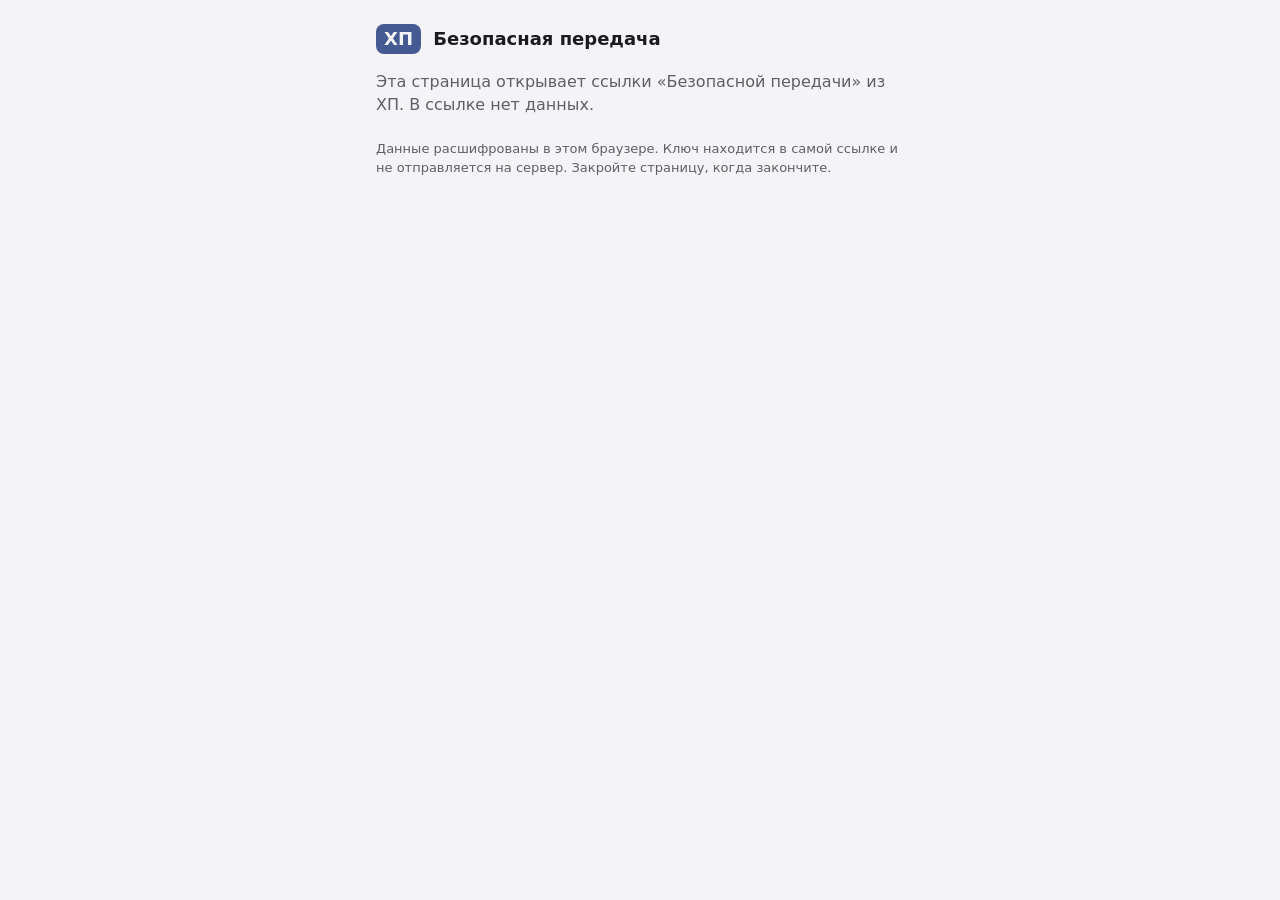
<file: index.html>
<!doctype html>
<html lang="ru">
<head>
<meta charset="utf-8">
<meta name="viewport" content="width=device-width, initial-scale=1">
<meta http-equiv="Content-Security-Policy" content="default-src 'none'; script-src 'self'; style-src 'self'; base-uri 'none'; form-action 'none'">
<meta name="referrer" content="no-referrer">
<meta name="robots" content="noindex, nofollow">
<title>ХП — безопасная передача</title>
<link rel="stylesheet" href="style.css">
<script type="module" src="send.js"></script>
</head>
<body>
<main>
  <header><span class="logo">ХП</span> Безопасная передача</header>
  <p id="status" class="status">Загрузка…</p>
  <form id="password-form" hidden>
    <input id="password" type="password" autocomplete="off" placeholder="Пароль к ссылке" aria-label="Пароль к ссылке">
    <button type="submit">Открыть</button>
  </form>
  <section id="content"></section>
  <footer>Данные расшифрованы в этом браузере. Ключ находится в самой ссылке и не отправляется на сервер.
    Закройте страницу, когда закончите.</footer>
</main>
</body>
</html>
</file>
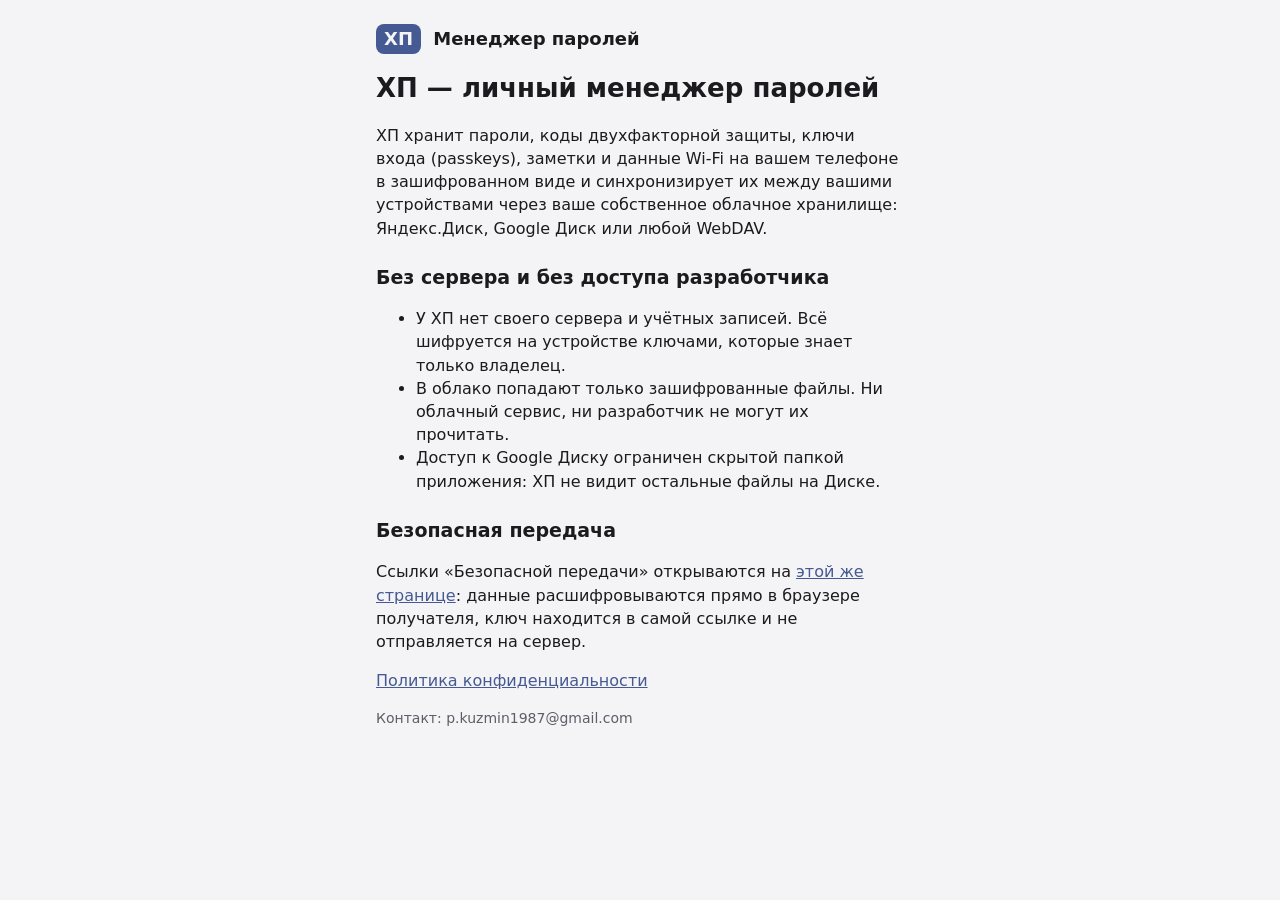
<file: about.html>
<!doctype html>
<html lang="ru">
<head>
<meta charset="utf-8">
<meta name="viewport" content="width=device-width, initial-scale=1">
<meta http-equiv="Content-Security-Policy" content="default-src 'none'; style-src 'self'; base-uri 'none'; form-action 'none'">
<meta name="referrer" content="no-referrer">
<title>ХП — менеджер паролей</title>
<link rel="stylesheet" href="style.css">
</head>
<body>
<main class="doc">
  <header><span class="logo">ХП</span> Менеджер паролей</header>
  <h1>ХП — личный менеджер паролей</h1>
  <p>ХП хранит пароли, коды двухфакторной защиты, ключи входа (passkeys), заметки и данные Wi-Fi на вашем телефоне в зашифрованном виде и синхронизирует их между вашими устройствами через ваше собственное облачное хранилище: Яндекс.Диск, Google Диск или любой WebDAV.</p>
  <h2>Без сервера и без доступа разработчика</h2>
  <ul>
    <li>У ХП нет своего сервера и учётных записей. Всё шифруется на устройстве ключами, которые знает только владелец.</li>
    <li>В облако попадают только зашифрованные файлы. Ни облачный сервис, ни разработчик не могут их прочитать.</li>
    <li>Доступ к Google Диску ограничен скрытой папкой приложения: ХП не видит остальные файлы на Диске.</li>
  </ul>
  <h2>Безопасная передача</h2>
  <p>Ссылки «Безопасной передачи» открываются на <a href="./">этой же странице</a>: данные расшифровываются прямо в браузере получателя, ключ находится в самой ссылке и не отправляется на сервер.</p>
  <p><a href="privacy.html">Политика конфиденциальности</a></p>
  <p class="muted">Контакт: p.kuzmin1987@gmail.com</p>
</main>
</body>
</html>
</file>
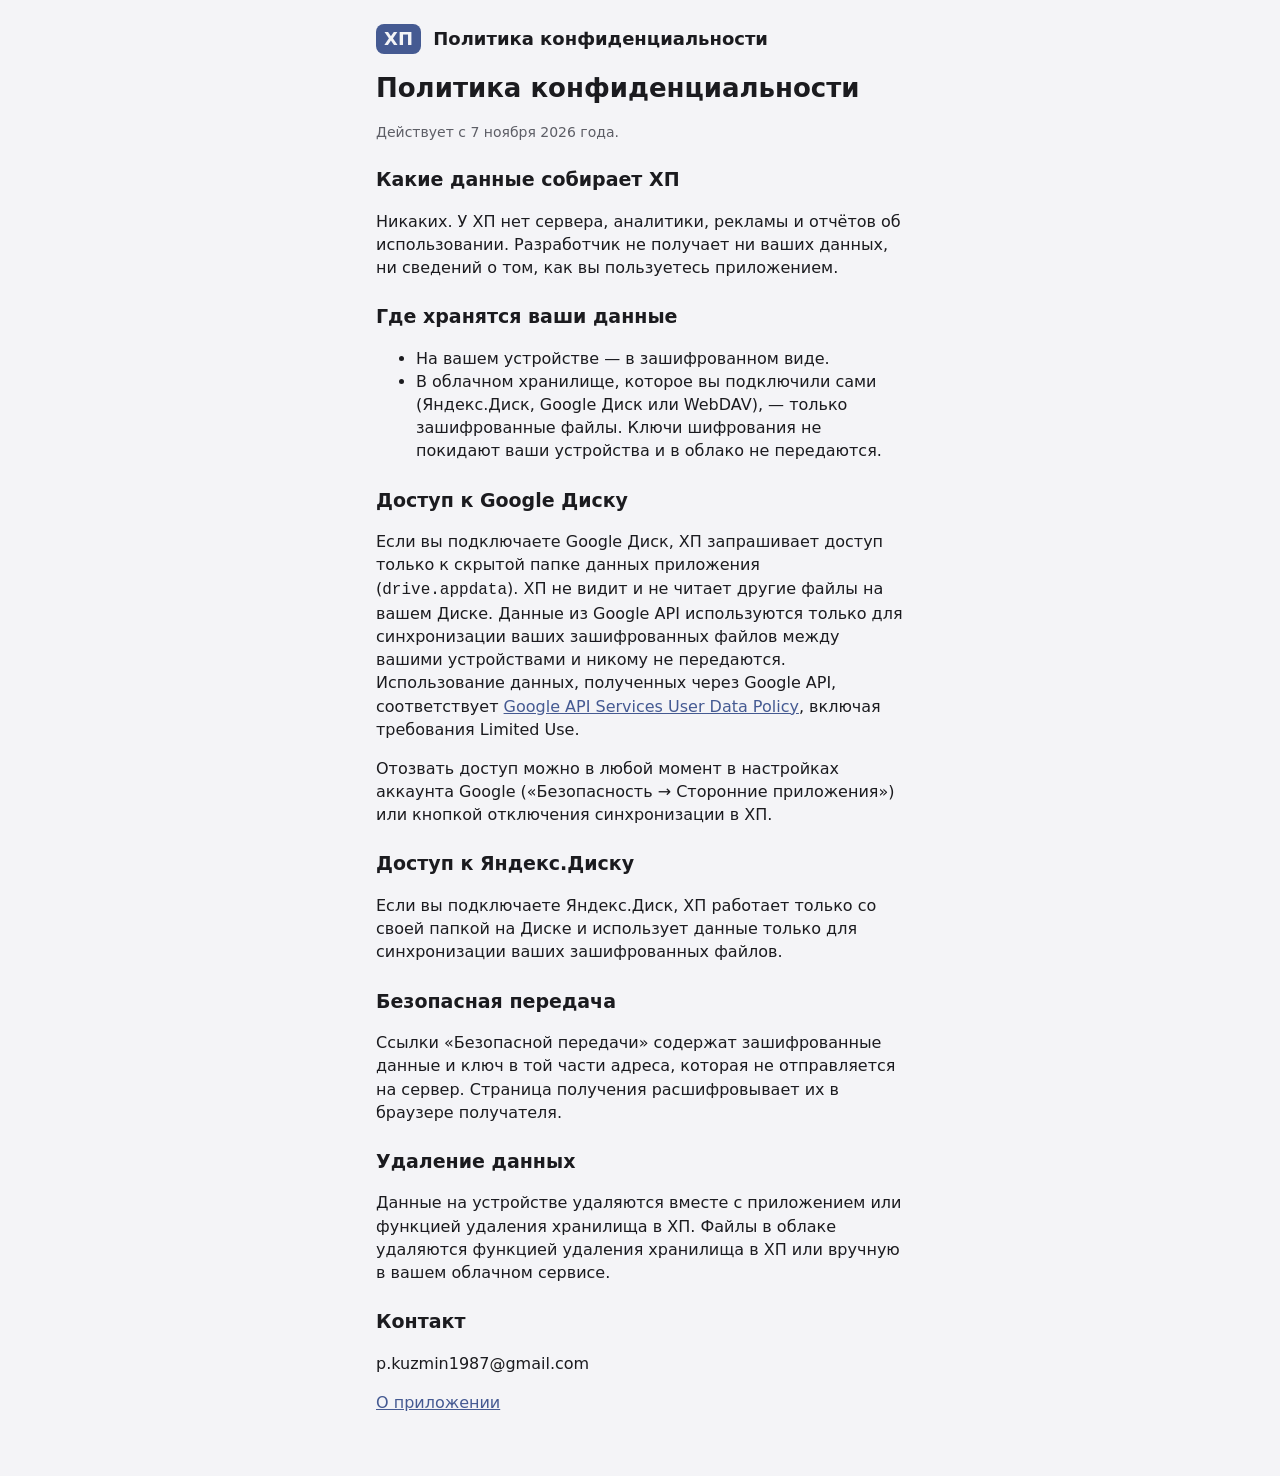
<file: privacy.html>
<!doctype html>
<html lang="ru">
<head>
<meta charset="utf-8">
<meta name="viewport" content="width=device-width, initial-scale=1">
<meta http-equiv="Content-Security-Policy" content="default-src 'none'; style-src 'self'; base-uri 'none'; form-action 'none'">
<meta name="referrer" content="no-referrer">
<title>ХП — политика конфиденциальности</title>
<link rel="stylesheet" href="style.css">
</head>
<body>
<main class="doc">
  <header><span class="logo">ХП</span> Политика конфиденциальности</header>
  <h1>Политика конфиденциальности</h1>
  <p class="muted">Действует с 7 ноября 2026 года.</p>
  <h2>Какие данные собирает ХП</h2>
  <p>Никаких. У ХП нет сервера, аналитики, рекламы и отчётов об использовании. Разработчик не получает ни ваших данных, ни сведений о том, как вы пользуетесь приложением.</p>
  <h2>Где хранятся ваши данные</h2>
  <ul>
    <li>На вашем устройстве — в зашифрованном виде.</li>
    <li>В облачном хранилище, которое вы подключили сами (Яндекс.Диск, Google Диск или WebDAV), — только зашифрованные файлы. Ключи шифрования не покидают ваши устройства и в облако не передаются.</li>
  </ul>
  <h2>Доступ к Google Диску</h2>
  <p>Если вы подключаете Google Диск, ХП запрашивает доступ только к скрытой папке данных приложения (<code>drive.appdata</code>). ХП не видит и не читает другие файлы на вашем Диске. Данные из Google API используются только для синхронизации ваших зашифрованных файлов между вашими устройствами и никому не передаются. Использование данных, полученных через Google API, соответствует <a href="https://developers.google.com/terms/api-services-user-data-policy">Google API Services User Data Policy</a>, включая требования Limited Use.</p>
  <p>Отозвать доступ можно в любой момент в настройках аккаунта Google («Безопасность → Сторонние приложения») или кнопкой отключения синхронизации в ХП.</p>
  <h2>Доступ к Яндекс.Диску</h2>
  <p>Если вы подключаете Яндекс.Диск, ХП работает только со своей папкой на Диске и использует данные только для синхронизации ваших зашифрованных файлов.</p>
  <h2>Безопасная передача</h2>
  <p>Ссылки «Безопасной передачи» содержат зашифрованные данные и ключ в той части адреса, которая не отправляется на сервер. Страница получения расшифровывает их в браузере получателя.</p>
  <h2>Удаление данных</h2>
  <p>Данные на устройстве удаляются вместе с приложением или функцией удаления хранилища в ХП. Файлы в облаке удаляются функцией удаления хранилища в ХП или вручную в вашем облачном сервисе.</p>
  <h2>Контакт</h2>
  <p>p.kuzmin1987@gmail.com</p>
  <p><a href="about.html">О приложении</a></p>
</main>
</body>
</html>
</file>
<file: style.css>
[hidden] { display: none !important; }
:root { --bg: #f4f4f7; --card: #fff; --text: #1b1b1f; --muted: #5d5e66; --accent: #455a92; --border: #e2e2e8; color-scheme: light dark; }
@media (prefers-color-scheme: dark) { :root { --bg: #121316; --card: #1e1f24; --text: #e4e2e6; --muted: #a6a7b0; --accent: #b0c6ff; --border: #2e3036; } }
* { box-sizing: border-box; }
body { margin: 0; background: var(--bg); color: var(--text); font: 16px/1.45 system-ui, -apple-system, "Segoe UI", Roboto, sans-serif; }
main { max-width: 560px; margin: 0 auto; padding: 24px 16px 48px; }
header { font-weight: 600; font-size: 18px; margin-bottom: 16px; }
.logo { display: inline-block; background: var(--accent); color: var(--bg); border-radius: 8px; padding: 2px 8px; margin-right: 6px; }
.status { color: var(--muted); }
h2 { font-size: 22px; margin: 8px 0 12px; overflow-wrap: anywhere; }
.field { background: var(--card); border: 1px solid var(--border); border-radius: 14px; padding: 12px 14px; margin-bottom: 10px; }
.label { color: var(--muted); font-size: 13px; }
.value { font-size: 17px; overflow-wrap: anywhere; white-space: pre-wrap; }
.secret { font-family: ui-monospace, Menlo, Consolas, monospace; }
.actions { margin-top: 6px; display: flex; gap: 16px; }
button { font: inherit; }
.link { background: none; border: 0; padding: 0; color: var(--accent); cursor: pointer; }
form { display: flex; gap: 8px; margin: 12px 0; }
input { flex: 1; min-width: 0; font: inherit; padding: 10px 12px; border-radius: 12px; border: 1px solid var(--border); background: var(--card); color: var(--text); }
form button { padding: 10px 16px; border-radius: 12px; border: 0; background: var(--accent); color: var(--bg); cursor: pointer; }
.hint, footer { color: var(--muted); font-size: 13px; }
footer { margin-top: 24px; }
.doc h1 { font-size: 26px; margin: 8px 0 12px; }
.doc h2 { font-size: 19px; margin: 24px 0 8px; }
.doc p, .doc li { color: var(--text); }
.doc a { color: var(--accent); }
.doc .muted { color: var(--muted); font-size: 14px; }
</file>
